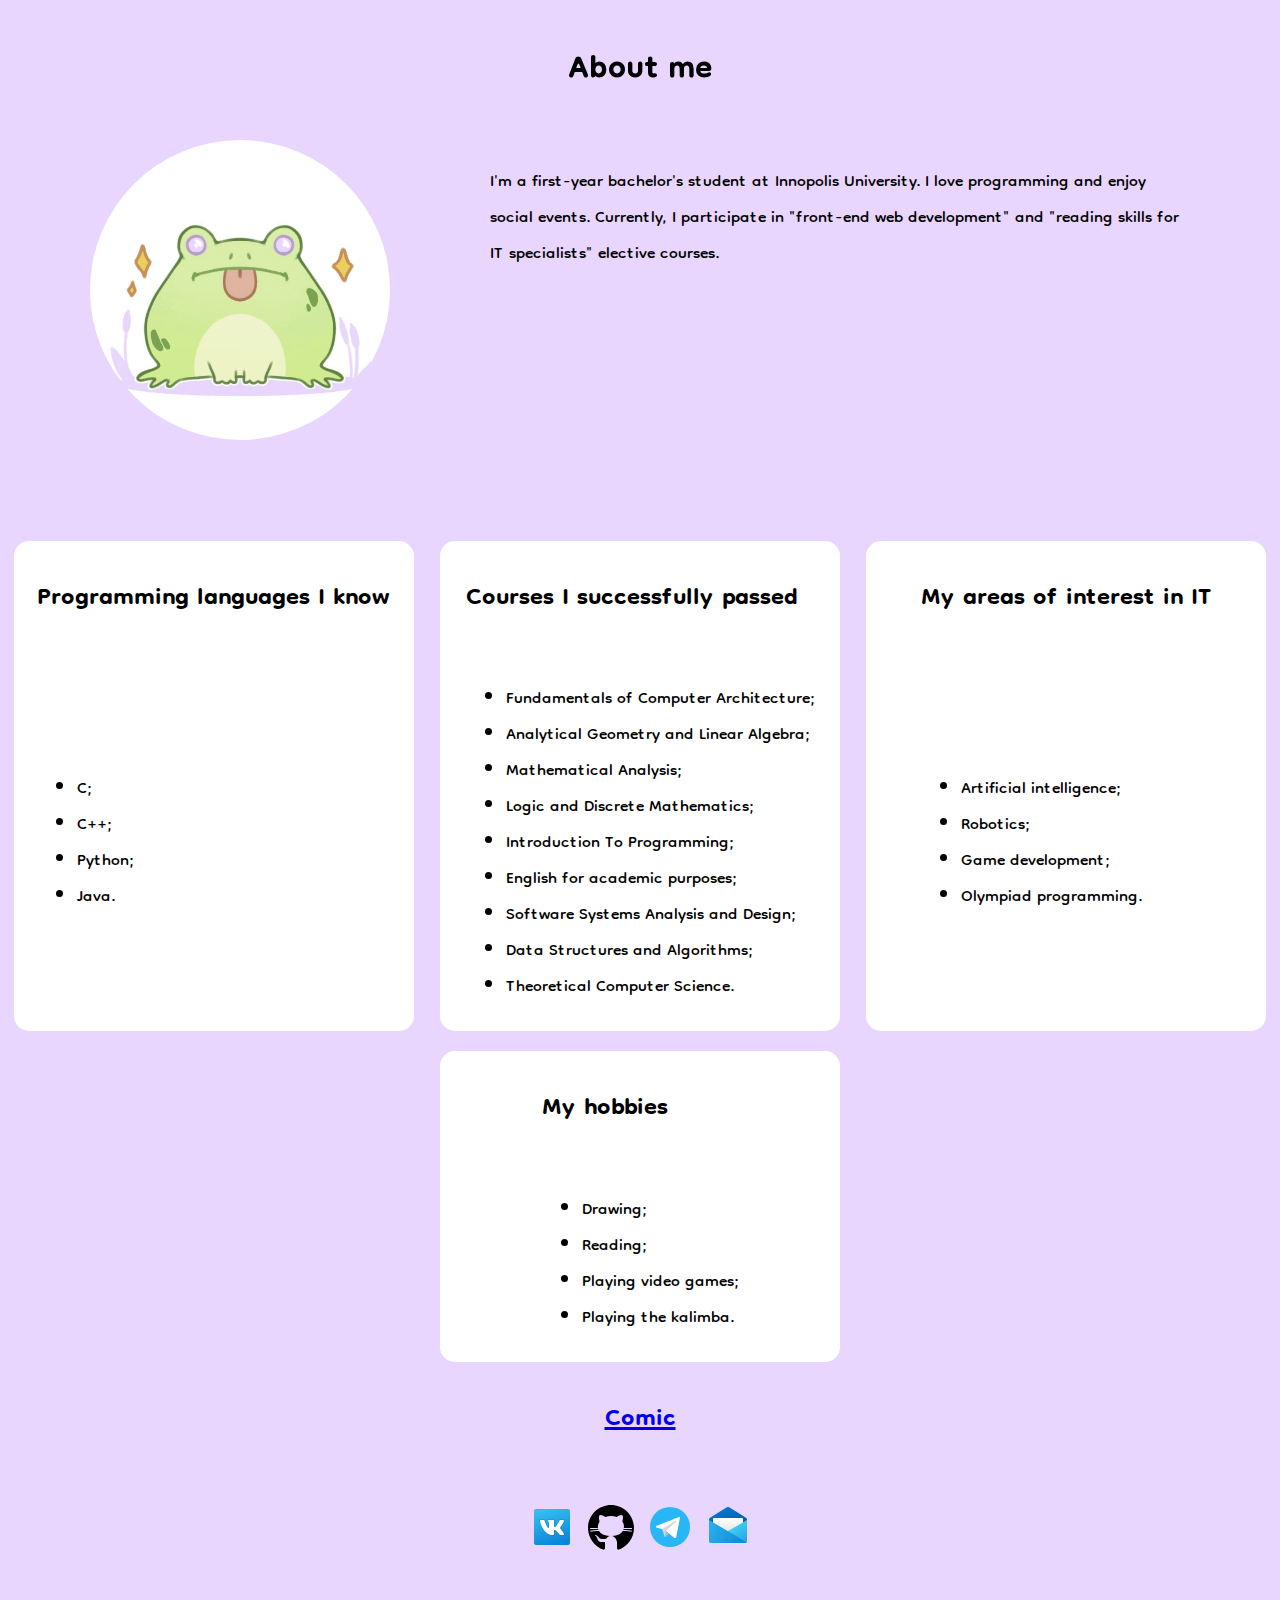
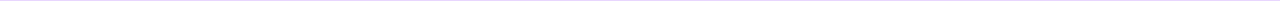
<file: index.html>
<!DOCTYPE html>
<html lang="en">
<head>
  <meta charset="UTF-8">
  <meta name="viewport" content="width=device-width, initial-scale=1.0">
  <title>My Portfolio</title>
  <link href="css/style.css" type="text/css" rel="stylesheet">

  <link rel="preconnect" href="https://fonts.googleapis.com">
  <link rel="preconnect" href="https://fonts.gstatic.com" crossorigin>
  <link href="https://fonts.googleapis.com/css2?family=Dongle&display=swap" rel="stylesheet">
</head>

<body>
<header class="header">
  <h1>About me</h1>
  <div class="discription">
    <img src="./foto/jaba.gif" class="foto">
    <p>
      I'm a first-year bachelor's student at Innopolis University. I love programming and enjoy social events. Currently, I participate in "front-end web development" and "reading skills for IT specialists" elective courses.
    </p>
  </div>
</header>

<div class="achievements">
    <div class="item item1">
      <h2>Programming languages I know</h2>
      <ul>  
        <li>C;</li>
        <li>C++;</li>
        <li>Python;</li>
        <li>Java.</li>
      </ul>
    </div>
    <div class="item item2">
      <h2>Courses I successfully passed</h2>
      <ul>  
        <li>Fundamentals of Computer Architecture;</li>
        <li>Analytical Geometry and Linear Algebra;</li>
        <li>Mathematical Analysis;</li>
        <li>Logic and Discrete Mathematics;</li>
        <li>Introduction To Programming;</li>
        <li>English for academic purposes;</li>
        <li>Software Systems Analysis and Design;</li>
        <li>Data Structures and Algorithms;</li>
        <li>Theoretical Computer Science.</li>
      </ul>
    </div>
    <div class="item item3">
      <h2>My areas of interest in IT</h2>
      <ul>  
        <li>Artificial intelligence;</li>
        <li>Robotics;</li>
        <li>Game development;</li>
        <li>Olympiad programming.</li>
      </ul>
    </div>
    <div class="item item4">
      <h2>My hobbies</h2>
      <ul>  
        <li>Drawing;</li>
        <li>Reading;</li>
        <li>Playing video games;</li>
        <li>Playing the kalimba.</li>
      </ul>
    </div>
</div>

<div class="ComicButton">
  <section>
    <h2><a href= "./comic.html">Comic</a></h2>
  </section>
</div>

<footer>
  <div class="details">
    <ul class="links">
      <li class="li">
        <a href= "https://vk.com/id519015179"><img src="./foto/icons8-vk.svg" alt=""></a>
      </li>
      <li class="li">
        <a href="https://github.com/MariiaChugaeva"><img src="./foto/icons8-github.svg" alt=""></a>
      </li>
      <li class="li">
        <a href="https://t.me/mariiachugaeva"><img src="./foto/icons8-логотип-telegram.svg" alt=""></a>
      </li>
      <li class="li">
        <a href="mailto:m.chugaeva@innopolis.university"><img src="./foto/icons8-почта-48.png" alt=""></a>
      </li>
    </ul>
  </div>
</footer> 
</body>
</file>
<file: css/style.css>
body {
  background-color: #E8D6FE;
  font-family: "Dongle", sans-serif;
  font-weight: 400;
  font-style: normal;
  font-size: 25px;
}

h1 {
  display: flex;
  justify-content: center;
}

.discription {
  display: flex;
  flex-direction: row;
  justify-content: space-evenly;
  justify-content: center;
  align-content: center;
  gap: 100px;
  flex-wrap: wrap;
}

.foto {
height: 300px;
border-radius: 50%;
}

p {
  width: 700px;
}

.achievements {
  display: flex;
  flex-direction: row;
  justify-content: space-evenly;
  align-content: center;
  flex-wrap: wrap;
  gap: 20px;
  /*width: 200px;*/
  margin-top: 8%;
}
.item{
  display: grid;
  border-radius: 15px;
  justify-content: space-evenly;
  /*overflow: hidden;*/
  background-color: rgb(255, 255, 255);
  width: 400px;
}

.item-content {
  align-content: center;
}

.details {
  display: flex;
  justify-content: center;
}

.links {
  display:flex;
  padding-left: 0%;
  list-style-type: none;
  gap: 10px;
}
.li:hover {
  transform: scale(1.3)
}
.ComicButton {
  display: flex;
  justify-content: center;
}
</file>
